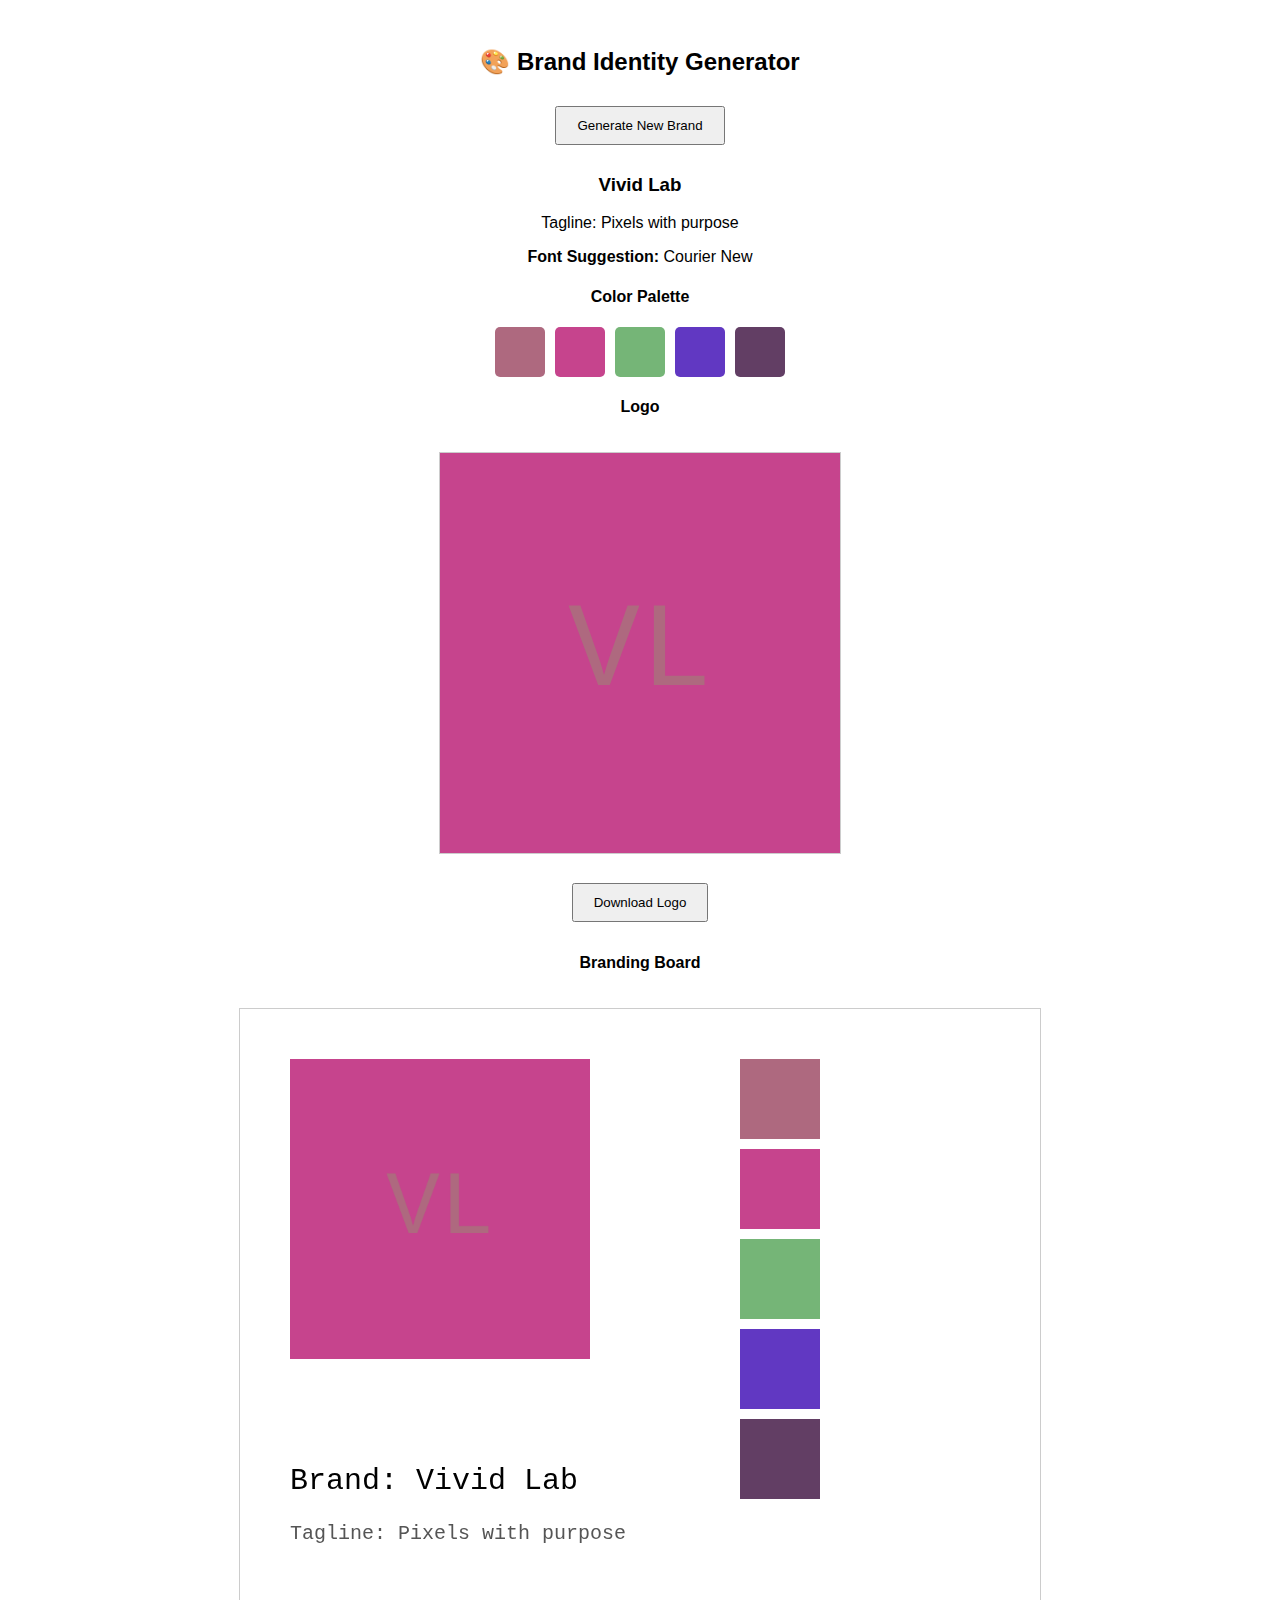
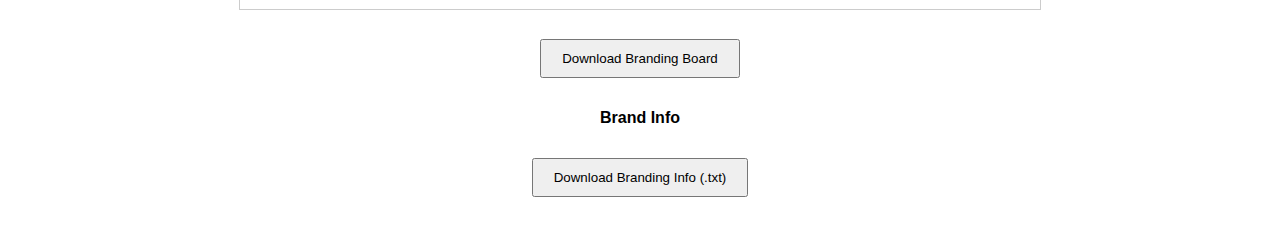
<file: jesukorede.html>
<!DOCTYPE html>
<html lang="en">
<head>
  <meta charset="UTF-8">
  <title>Brand Identity Generator</title>
  <style>
    body { font-family: Arial, sans-serif; text-align: center; padding: 20px; }
    canvas { border: 1px solid #ccc; margin: 15px 0; }
    .palette { display: flex; justify-content: center; gap: 10px; margin-top: 10px; }
    .swatch { width: 50px; height: 50px; border-radius: 5px; }
    button { margin: 10px; padding: 10px 20px; cursor: pointer; }
  </style>
</head>
<body>

  <h2>🎨 Brand Identity Generator</h2>
  <button onclick="generateBrand()">Generate New Brand</button>

  <h3 id="brandName"></h3>
  <p id="tagline"></p>
  <p><strong>Font Suggestion:</strong> <span id="fontChoice"></span></p>

  <h4>Color Palette</h4>
  <div id="palette" class="palette"></div>

  <h4>Logo</h4>
  <canvas id="logoCanvas" width="400" height="400"></canvas>
  <br>
  <button onclick="downloadCanvas('logoCanvas', currentBrandName + '_logo.png')">Download Logo</button>

  <h4>Branding Board</h4>
  <canvas id="boardCanvas" width="800" height="600"></canvas>
  <br>
  <button onclick="downloadCanvas('boardCanvas', currentBrandName + '_branding_board.png')">Download Branding Board</button>

  <h4>Brand Info</h4>
  <button onclick="downloadInfo()">Download Branding Info (.txt)</button>

  <script>
    const adjectives = ["Creative", "Dynamic", "Bold", "Modern", "Vivid", "Pixel", "Graphic", "Vision"];
    const nouns = ["Studio", "Design", "Works", "Lab", "House", "Collective"];
    const fonts = ["Arial", "Verdana", "Times New Roman", "Courier New", "Helvetica"];
    const taglines = [
      "Designing your dreams",
      "Creativity unleashed",
      "Where ideas come alive",
      "Pixels with purpose",
      "Crafting visual stories"
    ];

    let currentBrandName = "";
    let currentTagline = "";
    let currentFont = "";
    let currentPalette = [];

    function randomItem(arr) {
      return arr[Math.floor(Math.random() * arr.length)];
    }

    function randomColor() {
      const r = Math.floor(Math.random() * 150) + 50;
      const g = Math.floor(Math.random() * 150) + 50;
      const b = Math.floor(Math.random() * 150) + 50;
      return `rgb(${r},${g},${b})`;
    }

    function generateBrand() {
      // Brand name
      currentBrandName = `${randomItem(adjectives)} ${randomItem(nouns)}`;
      document.getElementById("brandName").innerText = currentBrandName;

      // Tagline
      currentTagline = randomItem(taglines);
      document.getElementById("tagline").innerText = "Tagline: " + currentTagline;

      // Font
      currentFont = randomItem(fonts);
      document.getElementById("fontChoice").innerText = currentFont;

      // Palette
      currentPalette = Array.from({ length: 5 }, randomColor);
      const paletteDiv = document.getElementById("palette");
      paletteDiv.innerHTML = "";
      currentPalette.forEach(c => {
        const div = document.createElement("div");
        div.className = "swatch";
        div.style.background = c;
        paletteDiv.appendChild(div);
      });

      // Logo
      drawLogo();

      // Branding board
      drawBoard();
    }

    function drawLogo() {
      const canvas = document.getElementById("logoCanvas");
      const ctx = canvas.getContext("2d");
      ctx.fillStyle = randomItem(currentPalette);
      ctx.fillRect(0, 0, canvas.width, canvas.height);

      const initials = currentBrandName.split(" ").map(w => w[0]).join("");
      ctx.font = "120px " + currentFont;
      ctx.fillStyle = randomItem(currentPalette);
      ctx.textAlign = "center";
      ctx.textBaseline = "middle";
      ctx.fillText(initials, canvas.width / 2, canvas.height / 2);
    }

    function drawBoard() {
      const canvas = document.getElementById("boardCanvas");
      const ctx = canvas.getContext("2d");
      ctx.fillStyle = "#fff";
      ctx.fillRect(0, 0, canvas.width, canvas.height);

      // Logo (smaller)
      const logoCanvas = document.getElementById("logoCanvas");
      ctx.drawImage(logoCanvas, 50, 50, 300, 300);

      // Palette
      const swatchSize = 80;
      currentPalette.forEach((c, i) => {
        ctx.fillStyle = c;
        ctx.fillRect(500, 50 + i * (swatchSize + 10), swatchSize, swatchSize);
      });

      // Brand name + tagline
      ctx.fillStyle = "#000";
      ctx.font = "30px " + currentFont;
      ctx.fillText("Brand: " + currentBrandName, 50, 480);

      ctx.fillStyle = "#555";
      ctx.font = "20px " + currentFont;
      ctx.fillText("Tagline: " + currentTagline, 50, 530);
    }

    function downloadCanvas(canvasId, filename) {
      const canvas = document.getElementById(canvasId);
      const link = document.createElement("a");
      link.download = filename;
      link.href = canvas.toDataURL();
      link.click();
    }

    function downloadInfo() {
      const info = `
Brand Name: ${currentBrandName}
Tagline: ${currentTagline}
Font: ${currentFont}
Color Palette: ${currentPalette.join(", ")}
Logo File: ${currentBrandName.replace(/ /g, "_")}_logo.png
Branding Board: ${currentBrandName.replace(/ /g, "_")}_branding_board.png
      `;
      const blob = new Blob([info], { type: "text/plain" });
      const link = document.createElement("a");
      link.download = currentBrandName.replace(/ /g, "_") + "_branding.txt";
      link.href = URL.createObjectURL(blob);
      link.click();
    }

    // Auto-generate on page load
    generateBrand();
  </script>

</body>
  </html>
</file>
